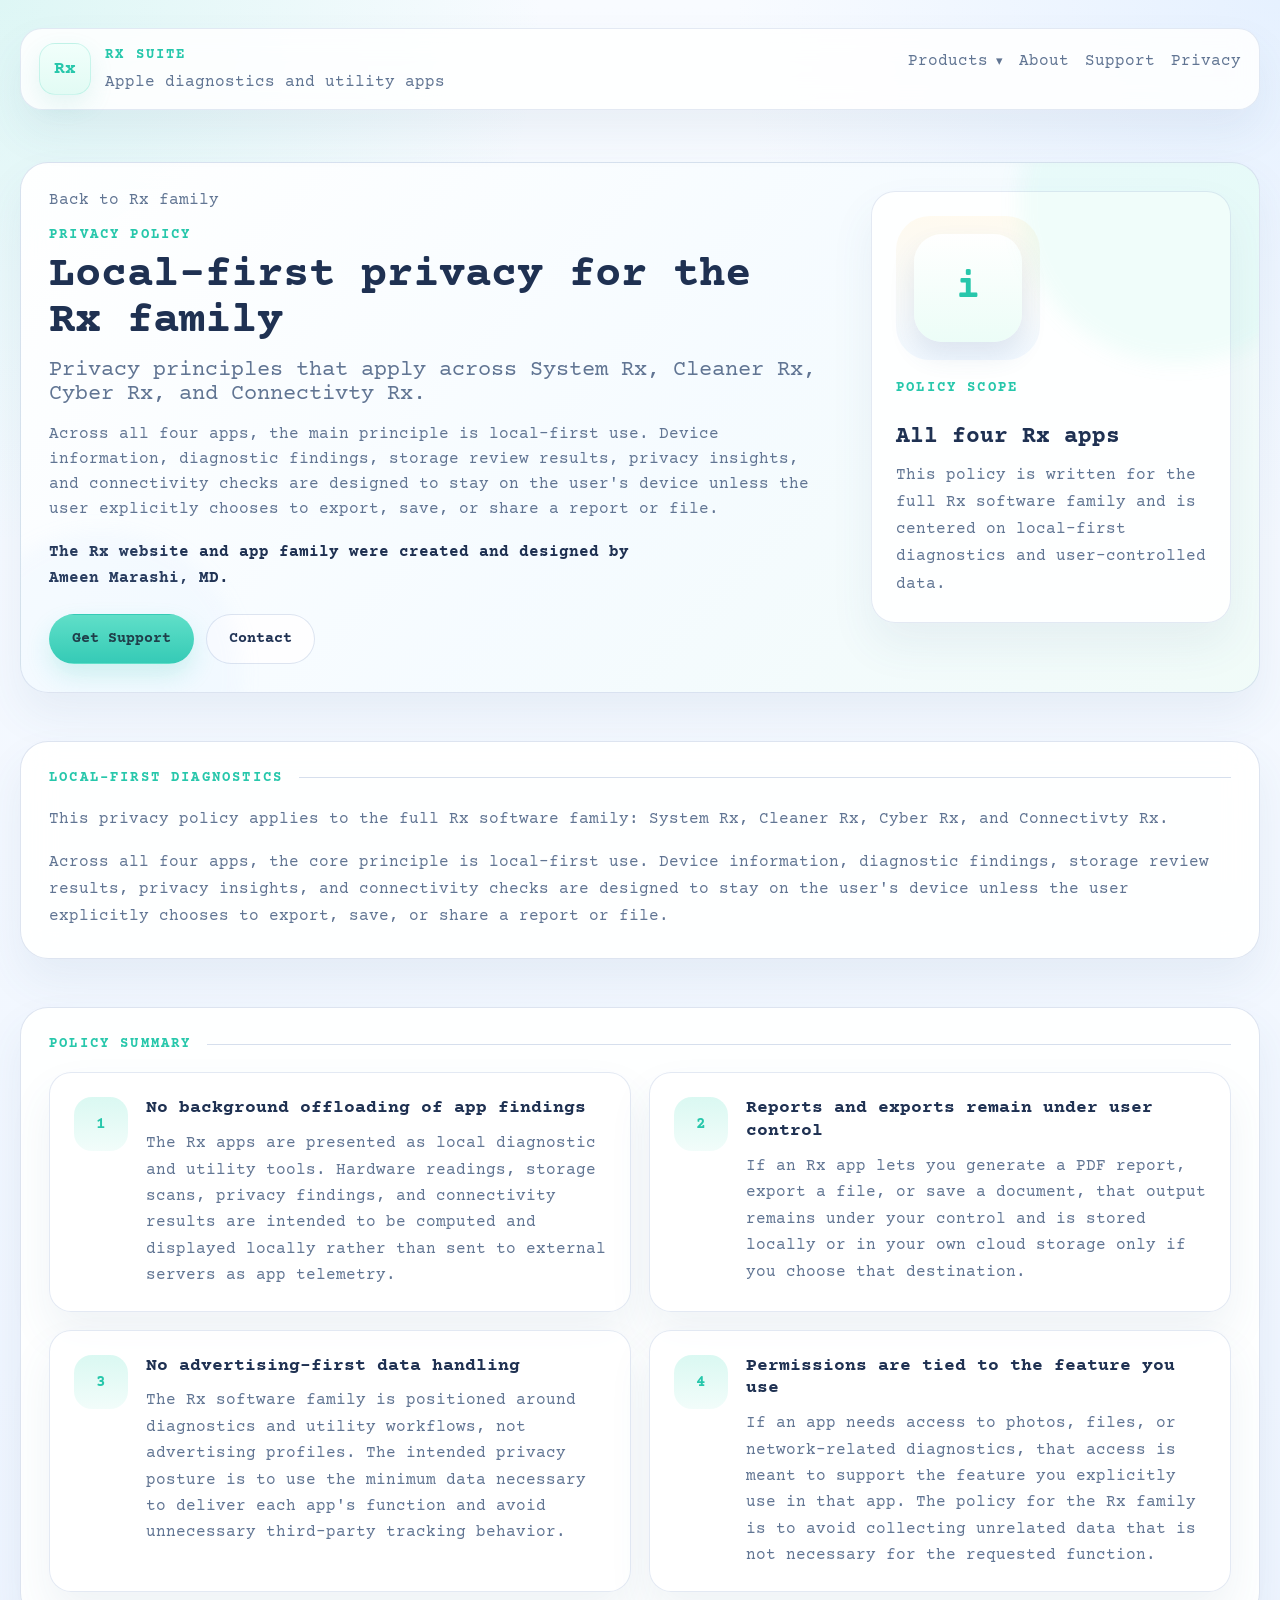
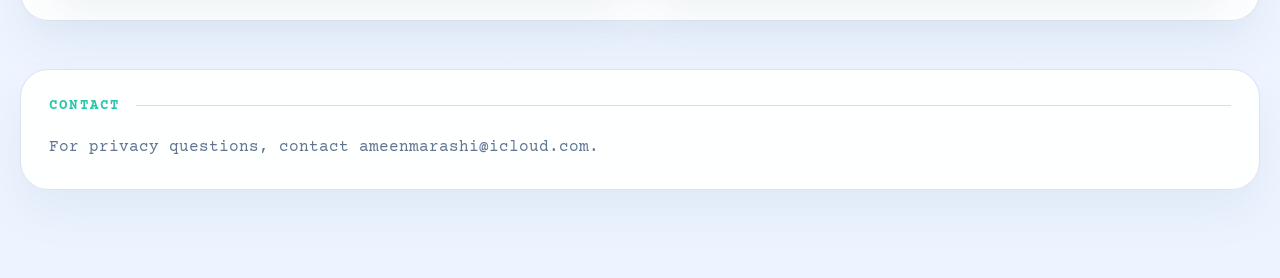
<file: privacy.html>
<!DOCTYPE html>
<html lang="en">
  <head>
    <meta charset="UTF-8" />
    <meta name="viewport" content="width=device-width, initial-scale=1.0" />
    <title>Rx Suite Privacy Policy | Local-First Privacy for Apple Utility Apps</title>
    <meta
      name="description"
      content="Read the Rx Suite privacy policy covering System Rx, Cleaner Rx, Cyber Rx, and Connectivty Rx with local-first diagnostics and user-controlled exports."
    />
    <meta
      name="robots"
      content="index,follow,max-image-preview:large,max-snippet:-1,max-video-preview:-1"
    />
    <meta name="author" content="Ameen Marashi, MD" />
    <meta
      property="og:title"
      content="Rx Suite Privacy Policy | Local-First Privacy for Apple Utility Apps"
    />
    <meta
      property="og:description"
      content="Read the privacy policy for System Rx, Cleaner Rx, Cyber Rx, and Connectivty Rx, with a focus on local-first diagnostics and user-controlled data."
    />
    <meta property="og:type" content="article" />
    <meta property="og:site_name" content="Rx Suite" />
    <meta property="og:url" content="https://rxsuite.ameenmarashi.workers.dev/privacy.html" />
    <meta
      property="og:image"
      content="https://is1-ssl.mzstatic.com/image/thumb/Purple221/v4/fd/51/d0/fd51d0ac-165b-0a90-1bd0-136fd4fa13a6/AppIcon-0-0-1x_U007emarketing-0-8-0-85-220.png/512x512bb.jpg"
    />
    <meta name="twitter:card" content="summary_large_image" />
    <meta
      name="twitter:title"
      content="Rx Suite Privacy Policy | Local-First Privacy"
    />
    <meta
      name="twitter:description"
      content="Read the privacy policy for the full Rx Suite app family, including local-first diagnostics and user-controlled data handling."
    />
    <link rel="canonical" href="https://rxsuite.ameenmarashi.workers.dev/privacy.html" />
    <link rel="preconnect" href="https://fonts.googleapis.com" />
    <link rel="preconnect" href="https://fonts.gstatic.com" crossorigin />
    <link
      href="https://fonts.googleapis.com/css2?family=Courier+Prime:wght@400;700&display=swap"
      rel="stylesheet"
    />
    <link rel="stylesheet" href="./styles.css?v=20260422b" />
    <script type="application/ld+json">
      {
        "@context": "https://schema.org",
        "@type": "WebPage",
        "name": "Rx Suite Privacy Policy",
        "url": "https://rxsuite.ameenmarashi.workers.dev/privacy.html",
        "description": "Privacy policy for the Rx Suite family of Apple utility apps.",
        "publisher": {
          "@type": "Person",
          "name": "Ameen Marashi, MD"
        }
      }
    </script>
  </head>
  <body class="detail-page">
    <div class="page-shell">
      <main class="detail-layout">
        <section class="site-nav detail-nav">
          <a class="nav-brand" href="./index.html" aria-label="Back to Rx family">
            <span class="nav-mark">Rx</span>
            <div>
              <p class="eyebrow">Rx Suite</p>
              <p class="nav-subtitle">Apple diagnostics and utility apps</p>
            </div>
          </a>
          <div class="top-links">
            <details class="nav-dropdown">
              <summary>Products</summary>
              <div class="nav-dropdown-menu">
                <a href="./app.html?app=system-rx">System Rx</a>
                <a href="./app.html?app=cleaner-rx">Cleaner Rx</a>
                <a href="./app.html?app=cyber-rx">Cyber Rx</a>
                <a href="./app.html?app=connectivty-rx">Connectivty Rx</a>
              </div>
            </details>
            <a href="./about.html">About</a>
            <a href="./support.html">Support</a>
            <a href="./privacy.html">Privacy</a>
          </div>
        </section>

        <section class="content-section detail-hero-shell">
          <div class="detail-hero">
            <div class="detail-hero-copy">
              <a class="back-link" href="./index.html">Back to Rx family</a>
              <p class="eyebrow">Privacy Policy</p>
              <h1>Local-first privacy for the Rx family</h1>
              <p class="hero-subtitle">
                Privacy principles that apply across System Rx, Cleaner Rx,
                Cyber Rx, and Connectivty Rx.
              </p>
              <p class="hero-card-body">
                Across all four apps, the main principle is local-first use.
                Device information, diagnostic findings, storage review results,
                privacy insights, and connectivity checks are designed to stay
                on the user&apos;s device unless the user explicitly chooses to
                export, save, or share a report or file.
              </p>
              <p class="creator-note">
                The Rx website and app family were created and designed by
                <span class="nowrap">Ameen Marashi, MD.</span>
              </p>
              <div class="hero-actions">
                <a class="button button-primary" href="./support.html">Get Support</a>
                <a class="button button-secondary" href="mailto:ameenmarashi@icloud.com">Contact</a>
              </div>
            </div>

            <aside class="detail-hero-panel">
              <div class="detail-app-frame support-frame">
                <div class="support-badge">i</div>
              </div>
              <div class="detail-hero-panel-copy">
                <p class="metric-label">Policy scope</p>
                <p class="detail-panel-title">All four Rx apps</p>
                <p class="detail-panel-copy">
                  This policy is written for the full Rx software family and is
                  centered on local-first diagnostics and user-controlled data.
                </p>
              </div>
            </aside>
          </div>
        </section>

        <section class="content-section">
          <div class="section-title">
            <span>Local-First Diagnostics</span>
          </div>
          <div class="detail-copy">
            <p>
              This privacy policy applies to the full Rx software family:
              System Rx, Cleaner Rx, Cyber Rx, and Connectivty Rx.
            </p>
            <p>
              Across all four apps, the core principle is local-first use.
              Device information, diagnostic findings, storage review results,
              privacy insights, and connectivity checks are designed to stay on
              the user&apos;s device unless the user explicitly chooses to export,
              save, or share a report or file.
            </p>
          </div>
        </section>

        <section class="content-section">
          <div class="section-title">
            <span>Policy Summary</span>
          </div>
          <div class="detail-feature-list">
            <article class="detail-feature-card">
              <div class="detail-feature-icon">1</div>
              <div>
                <h3>No background offloading of app findings</h3>
                <p>
                  The Rx apps are presented as local diagnostic and utility
                  tools. Hardware readings, storage scans, privacy findings, and
                  connectivity results are intended to be computed and displayed
                  locally rather than sent to external servers as app telemetry.
                </p>
              </div>
            </article>
            <article class="detail-feature-card">
              <div class="detail-feature-icon">2</div>
              <div>
                <h3>Reports and exports remain under user control</h3>
                <p>
                  If an Rx app lets you generate a PDF report, export a file, or
                  save a document, that output remains under your control and is
                  stored locally or in your own cloud storage only if you choose
                  that destination.
                </p>
              </div>
            </article>
            <article class="detail-feature-card">
              <div class="detail-feature-icon">3</div>
              <div>
                <h3>No advertising-first data handling</h3>
                <p>
                  The Rx software family is positioned around diagnostics and
                  utility workflows, not advertising profiles. The intended
                  privacy posture is to use the minimum data necessary to
                  deliver each app&apos;s function and avoid unnecessary third-party
                  tracking behavior.
                </p>
              </div>
            </article>
            <article class="detail-feature-card">
              <div class="detail-feature-icon">4</div>
              <div>
                <h3>Permissions are tied to the feature you use</h3>
                <p>
                  If an app needs access to photos, files, or network-related
                  diagnostics, that access is meant to support the feature you
                  explicitly use in that app. The policy for the Rx family is to
                  avoid collecting unrelated data that is not necessary for the
                  requested function.
                </p>
              </div>
            </article>
          </div>
        </section>

        <section class="content-section">
          <div class="section-title">
            <span>Contact</span>
          </div>
          <div class="detail-copy">
            <p>
              For privacy questions, contact
              <a href="mailto:ameenmarashi@icloud.com">ameenmarashi@icloud.com</a>.
            </p>
          </div>
        </section>
      </main>
    </div>
  </body>
</html>
</file>
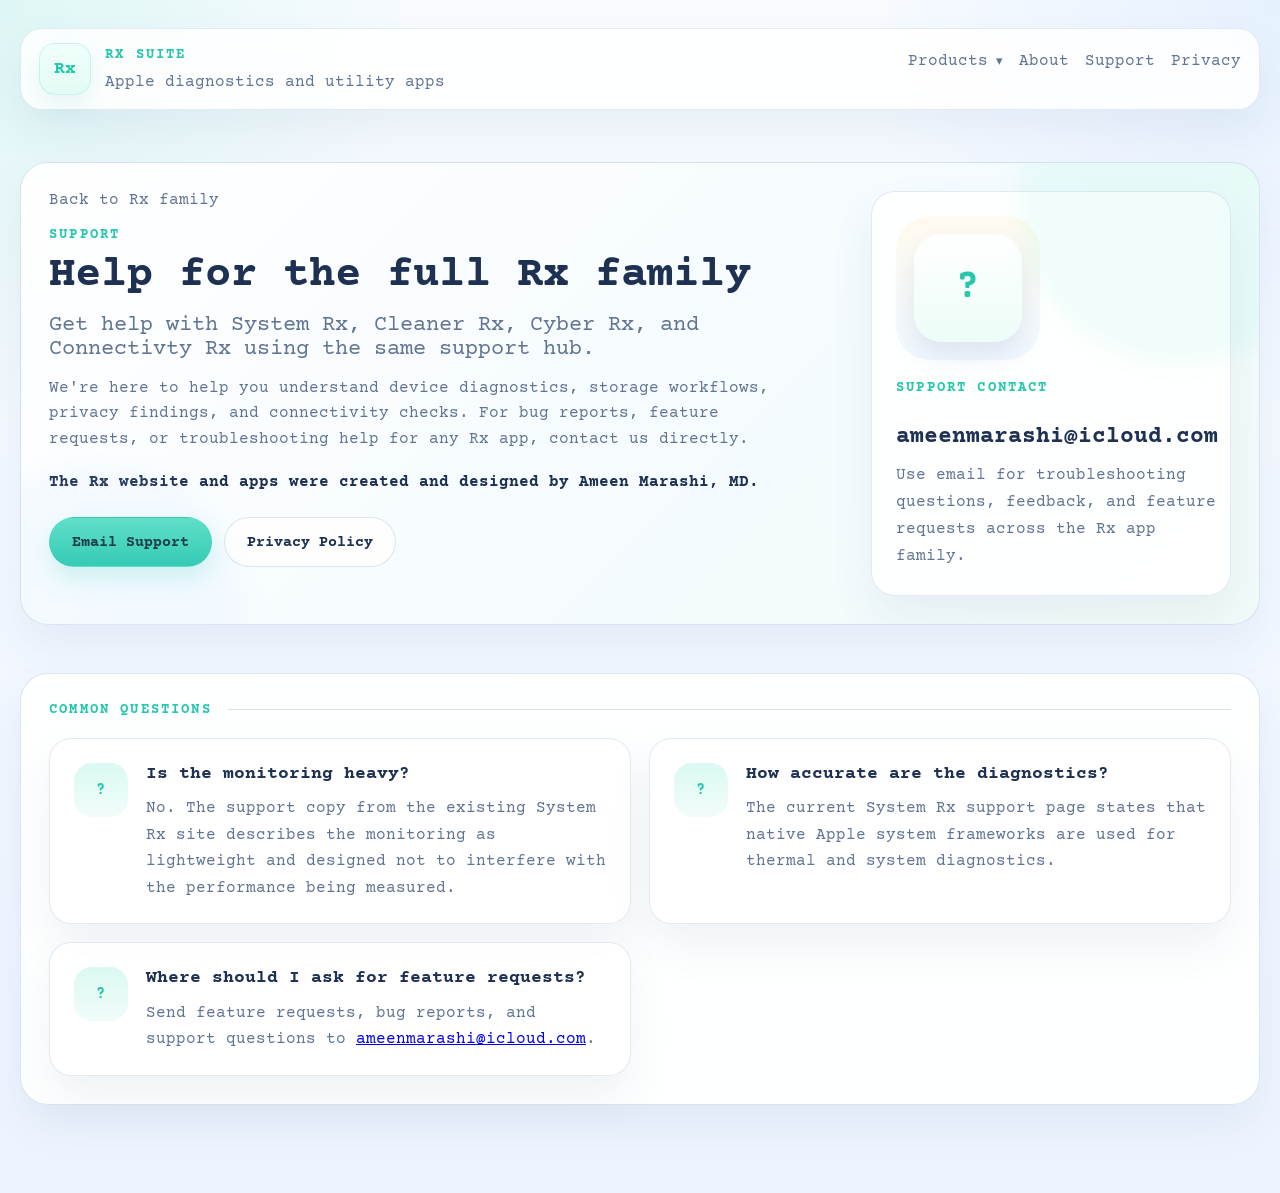
<file: support.html>
<!DOCTYPE html>
<html lang="en">
  <head>
    <meta charset="UTF-8" />
    <meta name="viewport" content="width=device-width, initial-scale=1.0" />
    <title>Rx Suite Support | Help for System Rx, Cleaner Rx, Cyber Rx, and Connectivty Rx</title>
    <meta
      name="description"
      content="Get support for System Rx, Cleaner Rx, Cyber Rx, and Connectivty Rx, including troubleshooting help, bug reports, and feature requests."
    />
    <meta
      name="robots"
      content="index,follow,max-image-preview:large,max-snippet:-1,max-video-preview:-1"
    />
    <meta name="author" content="Ameen Marashi, MD" />
    <meta
      property="og:title"
      content="Rx Suite Support | Help for System Rx, Cleaner Rx, Cyber Rx, and Connectivty Rx"
    />
    <meta
      property="og:description"
      content="Contact the Rx Suite support hub for troubleshooting, bug reports, feature requests, and general help across the full app family."
    />
    <meta property="og:type" content="article" />
    <meta property="og:site_name" content="Rx Suite" />
    <meta property="og:url" content="https://rxsuite.ameenmarashi.workers.dev/support.html" />
    <meta
      property="og:image"
      content="https://is1-ssl.mzstatic.com/image/thumb/Purple221/v4/fd/51/d0/fd51d0ac-165b-0a90-1bd0-136fd4fa13a6/AppIcon-0-0-1x_U007emarketing-0-8-0-85-220.png/512x512bb.jpg"
    />
    <meta name="twitter:card" content="summary_large_image" />
    <meta
      name="twitter:title"
      content="Rx Suite Support | Help for the Full App Family"
    />
    <meta
      name="twitter:description"
      content="Get help with System Rx, Cleaner Rx, Cyber Rx, and Connectivty Rx from the shared Rx Suite support hub."
    />
    <link rel="canonical" href="https://rxsuite.ameenmarashi.workers.dev/support.html" />
    <link rel="preconnect" href="https://fonts.googleapis.com" />
    <link rel="preconnect" href="https://fonts.gstatic.com" crossorigin />
    <link
      href="https://fonts.googleapis.com/css2?family=Courier+Prime:wght@400;700&display=swap"
      rel="stylesheet"
    />
    <link rel="stylesheet" href="./styles.css?v=20260422b" />
    <script type="application/ld+json">
      {
        "@context": "https://schema.org",
        "@type": "ContactPage",
        "name": "Rx Suite Support",
        "url": "https://rxsuite.ameenmarashi.workers.dev/support.html",
        "description": "Support hub for the Rx Suite app family.",
        "publisher": {
          "@type": "Person",
          "name": "Ameen Marashi, MD"
        }
      }
    </script>
  </head>
  <body class="detail-page">
    <div class="page-shell">
      <main class="detail-layout">
        <section class="site-nav detail-nav">
          <a class="nav-brand" href="./index.html" aria-label="Back to Rx family">
            <span class="nav-mark">Rx</span>
            <div>
              <p class="eyebrow">Rx Suite</p>
              <p class="nav-subtitle">Apple diagnostics and utility apps</p>
            </div>
          </a>
          <div class="top-links">
            <details class="nav-dropdown">
              <summary>Products</summary>
              <div class="nav-dropdown-menu">
                <a href="./app.html?app=system-rx">System Rx</a>
                <a href="./app.html?app=cleaner-rx">Cleaner Rx</a>
                <a href="./app.html?app=cyber-rx">Cyber Rx</a>
                <a href="./app.html?app=connectivty-rx">Connectivty Rx</a>
              </div>
            </details>
            <a href="./about.html">About</a>
            <a href="./support.html">Support</a>
            <a href="./privacy.html">Privacy</a>
          </div>
        </section>

        <section class="content-section detail-hero-shell">
          <div class="detail-hero">
            <div class="detail-hero-copy">
              <a class="back-link" href="./index.html">Back to Rx family</a>
              <p class="eyebrow">Support</p>
              <h1>Help for the full Rx family</h1>
              <p class="hero-subtitle">
                Get help with System Rx, Cleaner Rx, Cyber Rx, and Connectivty
                Rx using the same support hub.
              </p>
              <p class="hero-card-body">
                We&apos;re here to help you understand device diagnostics, storage
                workflows, privacy findings, and connectivity checks. For bug
                reports, feature requests, or troubleshooting help for any Rx
                app, contact us directly.
              </p>
              <p class="creator-note">
                The Rx website and apps were created and designed by Ameen
                <span class="nowrap">Marashi, MD.</span>
              </p>
              <div class="hero-actions">
                <a class="button button-primary" href="mailto:ameenmarashi@icloud.com">
                  Email Support
                </a>
                <a class="button button-secondary" href="./privacy.html">Privacy Policy</a>
              </div>
            </div>

            <aside class="detail-hero-panel">
              <div class="detail-app-frame support-frame">
                <div class="support-badge">?</div>
              </div>
              <div class="detail-hero-panel-copy">
                <p class="metric-label">Support contact</p>
                <p class="detail-panel-title">ameenmarashi@icloud.com</p>
                <p class="detail-panel-copy">
                  Use email for troubleshooting questions, feedback, and feature
                  requests across the Rx app family.
                </p>
              </div>
            </aside>
          </div>
        </section>

        <section class="content-section">
          <div class="section-title">
            <span>Common Questions</span>
          </div>
          <div class="detail-feature-list">
            <article class="detail-feature-card">
              <div class="detail-feature-icon">?</div>
              <div>
                <h3>Is the monitoring heavy?</h3>
                <p>
                  No. The support copy from the existing System Rx site
                  describes the monitoring as lightweight and designed not to
                  interfere with the performance being measured.
                </p>
              </div>
            </article>
            <article class="detail-feature-card">
              <div class="detail-feature-icon">?</div>
              <div>
                <h3>How accurate are the diagnostics?</h3>
                <p>
                  The current System Rx support page states that native Apple
                  system frameworks are used for thermal and system diagnostics.
                </p>
              </div>
            </article>
            <article class="detail-feature-card">
              <div class="detail-feature-icon">?</div>
              <div>
                <h3>Where should I ask for feature requests?</h3>
                <p>
                  Send feature requests, bug reports, and support questions to
                  <a href="mailto:ameenmarashi@icloud.com">ameenmarashi@icloud.com</a>.
                </p>
              </div>
            </article>
          </div>
        </section>
      </main>
    </div>
  </body>
</html>
</file>
<file: styles.css>
:root {
  --bg: #edf4ff;
  --panel: rgba(255, 255, 255, 0.92);
  --panel-strong: #ffffff;
  --border: rgba(174, 191, 220, 0.42);
  --text: #1f3152;
  --muted: #617593;
  --mint: #55dfc1;
  --mint-deep: #27c7ab;
  --coral: #ff8f7a;
  --amber: #f2a949;
  --sky: #dcebff;
  --cream: #fff9ef;
  --shadow: 0 22px 44px rgba(68, 96, 146, 0.08);
  --radius-xl: 28px;
  --radius-lg: 22px;
  --radius-md: 18px;
}

* {
  box-sizing: border-box;
}

html {
  scroll-behavior: smooth;
}

body {
  margin: 0;
  min-width: 320px;
  color: var(--text);
  font-family: "Courier Prime", monospace;
  background:
    radial-gradient(circle at top left, rgba(85, 223, 193, 0.16), transparent 24%),
    radial-gradient(circle at top right, rgba(166, 205, 255, 0.22), transparent 24%),
    linear-gradient(180deg, #f8fbff 0%, var(--bg) 100%);
}

.page-shell {
  width: min(1240px, calc(100% - 32px));
  margin: 0 auto;
  padding: 28px 0 64px;
}

.site-nav {
  display: flex;
  align-items: center;
  justify-content: space-between;
  gap: 20px;
  margin-bottom: 28px;
  position: relative;
  z-index: 200;
  overflow: visible;
  isolation: isolate;
  padding: 14px 18px;
  background: rgba(255, 255, 255, 0.86);
  border: 1px solid rgba(174, 191, 220, 0.34);
  border-radius: 22px;
  box-shadow: var(--shadow);
  backdrop-filter: blur(14px);
}

.nav-brand {
  display: flex;
  align-items: center;
  gap: 14px;
  color: inherit;
  text-decoration: none;
  transition: transform 180ms ease, opacity 180ms ease;
}

.nav-brand:hover {
  transform: translateY(-1px);
}

.nav-brand:focus-visible {
  outline: 2px solid rgba(39, 199, 171, 0.36);
  outline-offset: 6px;
  border-radius: 18px;
}

.nav-mark {
  display: grid;
  place-items: center;
  width: 52px;
  height: 52px;
  border-radius: 16px;
  background: linear-gradient(180deg, #f1fffb 0%, #e2fbf4 100%);
  border: 1px solid rgba(39, 199, 171, 0.18);
  color: var(--mint-deep);
  font-size: 1.1rem;
  font-weight: 800;
  box-shadow: 0 10px 24px rgba(57, 178, 167, 0.12);
}

.nav-subtitle {
  margin: 2px 0 0;
  color: var(--muted);
}

.eyebrow,
.section-title span,
.metric-label,
.card-kicker {
  letter-spacing: 0.16em;
  text-transform: uppercase;
  font-size: 0.85rem;
  font-weight: 800;
}

.eyebrow {
  margin: 0 0 10px;
  color: var(--mint-deep);
}

.intro {
  margin-bottom: 26px;
}

.top-links,
.footer-links,
.footer-columns,
.product-links {
  display: flex;
  flex-wrap: wrap;
  gap: 16px;
}

.top-links {
  margin-bottom: 16px;
  align-items: center;
  overflow: visible;
}

.top-links a,
.footer-links a,
.detail-copy a {
  color: var(--muted);
  text-decoration: none;
  transition: color 180ms ease, transform 180ms ease;
}

.top-links a:hover,
.footer-links a:hover,
.detail-copy a:hover {
  color: var(--text);
  transform: translateY(-1px);
}

.nav-dropdown {
  position: relative;
  z-index: 400;
  overflow: visible;
}

.nav-dropdown summary {
  list-style: none;
  cursor: pointer;
  color: var(--muted);
  transition: color 180ms ease, transform 180ms ease;
}

.nav-dropdown summary::-webkit-details-marker {
  display: none;
}

.nav-dropdown summary::after {
  content: " \25BE";
  font-size: 0.8em;
}

.nav-dropdown[open] summary,
.nav-dropdown summary:hover {
  color: var(--text);
  transform: translateY(-1px);
}

.nav-dropdown-menu {
  position: absolute;
  top: calc(100% + 10px);
  left: 0;
  min-width: 220px;
  display: grid;
  gap: 4px;
  padding: 10px;
  background: rgba(255, 255, 255, 0.96);
  border: 1px solid rgba(174, 191, 220, 0.34);
  border-radius: 16px;
  box-shadow: var(--shadow);
  z-index: 1000;
}

.nav-dropdown-menu a {
  display: block;
  padding: 10px 12px;
  border-radius: 12px;
  text-decoration: none;
  color: var(--text);
}

.nav-dropdown-menu a:hover {
  background: rgba(242, 248, 255, 0.96);
  transform: none;
}

.intro-head,
.content-section,
.family-card,
.metric-card,
.action-card,
.insight-card {
  background: var(--panel);
  border: 1px solid var(--border);
  box-shadow: var(--shadow);
  backdrop-filter: blur(16px);
}

.welcome-line {
  margin: 0 0 8px;
  font-size: clamp(2.4rem, 4vw, 4.2rem);
  line-height: 1;
  font-weight: 800;
}

.hero-subtitle {
  margin: 0;
  color: var(--muted);
  font-size: clamp(1rem, 1.7vw, 1.4rem);
}

.creator-note {
  margin: 18px 0 0;
  color: var(--text);
  font-weight: 700;
  line-height: 1.6;
}

.nowrap {
  white-space: nowrap;
}

.suite-hero {
  display: grid;
  grid-template-columns: minmax(0, 1.2fr) minmax(320px, 0.8fr);
  gap: 24px;
  align-items: stretch;
  overflow: hidden;
  background:
    linear-gradient(135deg, rgba(255, 255, 255, 0.95) 0%, rgba(246, 251, 255, 0.95) 46%, rgba(240, 251, 248, 0.95) 100%);
  position: relative;
}

.suite-hero::before {
  content: "";
  position: absolute;
  inset: -30% auto auto -10%;
  width: 340px;
  height: 340px;
  border-radius: 999px;
  background: rgba(85, 223, 193, 0.16);
  filter: blur(8px);
  pointer-events: none;
}

.suite-hero::after {
  content: "";
  position: absolute;
  inset: auto -8% -30% auto;
  width: 300px;
  height: 300px;
  border-radius: 999px;
  background: rgba(166, 205, 255, 0.16);
  filter: blur(8px);
  pointer-events: none;
}

.suite-hero-copy {
  position: relative;
  z-index: 1;
  align-self: center;
}

.suite-title {
  margin: 0 0 18px;
  max-width: 12ch;
  font-size: clamp(2.6rem, 5vw, 4.8rem);
  line-height: 0.98;
}

.suite-subtitle {
  max-width: 50rem;
}

.suite-summary-card {
  position: relative;
  z-index: 1;
  height: 100%;
  background: rgba(255, 253, 250, 0.88);
}

.family-description,
.action-card p,
.hero-card-body,
.insight-card p,
.feature-item,
.platform-line {
  color: var(--muted);
  line-height: 1.6;
  font-size: 0.98rem;
}

.hero-actions,
.card-footer,
.tag-row {
  display: flex;
  flex-wrap: wrap;
  gap: 12px;
}

.hero-actions {
  margin-top: 22px;
}

.button {
  display: inline-flex;
  align-items: center;
  justify-content: center;
  min-height: 50px;
  padding: 0 22px;
  border-radius: 999px;
  border: 1px solid transparent;
  text-decoration: none;
  font-size: 0.92rem;
  font-weight: 700;
  transition:
    transform 180ms ease,
    box-shadow 180ms ease,
    background-color 180ms ease;
}

.button:hover {
  transform: translateY(-1px);
}

.button-primary {
  background: linear-gradient(180deg, #5ae1c4 0%, #2ccbb0 100%);
  color: #14333b;
  box-shadow: 0 12px 24px rgba(44, 203, 176, 0.2);
}

.button-secondary {
  border-color: var(--border);
  background: rgba(255, 255, 255, 0.92);
  color: var(--text);
}

.section-title {
  display: flex;
  align-items: center;
  gap: 16px;
  margin-bottom: 20px;
}

.section-title::after {
  content: "";
  flex: 1;
  height: 1px;
  background: rgba(174, 191, 220, 0.5);
}

.section-title span {
  color: var(--mint-deep);
  text-shadow: 0 1px 0 rgba(255, 255, 255, 0.6);
}

.hero-card {
  padding: 28px;
  border-radius: var(--radius-lg);
  background: linear-gradient(180deg, rgba(255, 255, 255, 0.97) 0%, rgba(247, 251, 255, 0.97) 100%);
  border: 1px solid rgba(174, 191, 220, 0.36);
}

.hero-card-head,
.family-card-top,
.action-card {
  display: flex;
  align-items: flex-start;
  gap: 18px;
}

.family-badge {
  display: grid;
  place-items: center;
  width: 96px;
  height: 96px;
  border-radius: 26px;
  flex: 0 0 auto;
  background: linear-gradient(180deg, #f1fffb 0%, #dff8f2 100%);
  border: 1px solid rgba(39, 199, 171, 0.16);
  color: var(--mint-deep);
  font-size: 1.8rem;
  font-weight: 800;
  box-shadow: 0 12px 24px rgba(57, 178, 167, 0.12);
}

.app-icon {
  width: 72px;
  height: 72px;
  border-radius: 20px;
  flex: 0 0 auto;
  box-shadow: 0 12px 24px rgba(24, 29, 38, 0.1);
}

.app-icon-large {
  width: 96px;
  height: 96px;
  border-radius: 26px;
}

.hero-card h2,
.action-card h3,
.family-card h3 {
  margin: 0 0 10px;
  font-size: 1.75rem;
  line-height: 1.1;
}

.pill {
  display: inline-flex;
  align-items: center;
  min-height: 36px;
  padding: 0 16px;
  border-radius: 999px;
  font-size: 0.82rem;
  font-weight: 800;
}

.pill-alert {
  color: var(--coral);
  background: rgba(238, 122, 115, 0.14);
}

.metric-grid {
  display: grid;
  grid-template-columns: repeat(3, minmax(0, 1fr));
  gap: 16px;
  margin-top: 18px;
}

.stats-row {
  display: grid;
  grid-template-columns: repeat(3, minmax(0, 1fr));
  gap: 16px;
  margin: 24px 0;
}

.metric-card {
  min-height: 124px;
  border-radius: var(--radius-md);
  padding: 24px;
  background: linear-gradient(180deg, rgba(255, 255, 255, 0.96) 0%, rgba(247, 251, 255, 0.88) 100%);
}

.metric-label {
  margin: 0 0 18px;
  color: var(--muted);
}

.metric-value {
  margin: 0;
  font-size: 1.35rem;
  line-height: 1.45;
  font-weight: 800;
}

.content-section {
  border-radius: var(--radius-xl);
  padding: 28px;
  margin-bottom: 24px;
}

.product-summary-grid {
  display: grid;
  grid-template-columns: repeat(4, minmax(0, 1fr));
  gap: 16px;
  margin-bottom: 22px;
}

.product-summary-card {
  display: block;
  padding: 22px 22px 20px;
  border-radius: 20px;
  background: rgba(255, 255, 255, 0.82);
  border: 1px solid rgba(174, 191, 220, 0.34);
  box-shadow: var(--shadow);
  color: inherit;
  text-decoration: none;
  transition:
    transform 180ms ease,
    box-shadow 180ms ease,
    border-color 180ms ease;
}

.product-summary-card:hover {
  transform: translateY(-2px);
  border-color: rgba(85, 223, 193, 0.34);
  box-shadow: 0 18px 34px rgba(68, 96, 146, 0.08);
}

.product-summary-card h3 {
  margin: 0 0 12px;
  font-size: 1.05rem;
  line-height: 1.25;
}

.product-summary-icon {
  width: 64px;
  height: 64px;
  border-radius: 18px;
  margin-bottom: 16px;
  box-shadow: 0 12px 22px rgba(68, 96, 146, 0.1);
}

.product-summary-card p {
  margin: 0;
  color: var(--muted);
  line-height: 1.65;
  font-size: 0.92rem;
}

.capability-grid {
  display: grid;
  grid-template-columns: repeat(2, minmax(0, 1fr));
  gap: 16px;
}

.insight-card,
.action-card {
  border-radius: var(--radius-lg);
  padding: 24px 28px;
}

.insight-card {
  display: flex;
  align-items: center;
  gap: 20px;
  background: linear-gradient(180deg, #ffffff 0%, #f7fbff 100%);
}

.insight-icon,
.action-icon {
  display: grid;
  place-items: center;
  width: 56px;
  height: 56px;
  border-radius: 18px;
  font-weight: 800;
  flex: 0 0 auto;
}

.insight-icon {
  background: linear-gradient(180deg, rgba(85, 223, 193, 0.2) 0%, rgba(85, 223, 193, 0.08) 100%);
  color: var(--mint-deep);
}

.action-list {
  display: grid;
  gap: 16px;
}

.action-icon.amber {
  background: linear-gradient(180deg, rgba(166, 205, 255, 0.24) 0%, rgba(166, 205, 255, 0.08) 100%);
  color: #4778c5;
}

.action-icon.mint {
  background: linear-gradient(180deg, rgba(85, 223, 193, 0.24) 0%, rgba(85, 223, 193, 0.08) 100%);
  color: var(--mint-deep);
}

.family-grid {
  display: grid;
  grid-template-columns: repeat(4, minmax(0, 1fr));
  gap: 0;
  border: 1px solid rgba(174, 191, 220, 0.42);
  border-radius: 30px;
  overflow: hidden;
  background: rgba(255, 255, 255, 0.84);
}

.family-card {
  display: flex;
  flex-direction: column;
  gap: 20px;
  min-height: 100%;
  border-radius: 0;
  padding: 44px 34px 32px;
  cursor: pointer;
  position: relative;
  overflow: hidden;
  background: rgba(255, 255, 255, 0.92);
  border-right: 1px solid rgba(174, 191, 220, 0.34);
  transition:
    transform 180ms ease,
    box-shadow 180ms ease,
    border-color 180ms ease,
    background-color 180ms ease;
}

.family-card:last-child {
  border-right: 0;
}

.family-card::before {
  content: "";
  position: absolute;
  inset: 0 0 auto 0;
  height: 6px;
  background: rgba(105, 207, 197, 0.9);
}

.family-card[data-accent="mint"]::before {
  background: linear-gradient(90deg, #63d1c5 0%, #7ce2d7 100%);
}

.family-card[data-accent="mint"] {
  background: linear-gradient(180deg, rgba(243, 255, 251, 0.98) 0%, rgba(255, 255, 255, 0.96) 100%);
}

.family-card[data-accent="amber"]::before {
  background: linear-gradient(90deg, #d28a34 0%, #efb35f 100%);
}

.family-card[data-accent="amber"] {
  background: linear-gradient(180deg, rgba(255, 249, 241, 0.98) 0%, rgba(255, 255, 255, 0.96) 100%);
}

.family-card[data-accent="coral"]::before {
  background: linear-gradient(90deg, #ee7a73 0%, #f39a95 100%);
}

.family-card[data-accent="coral"] {
  background: linear-gradient(180deg, rgba(255, 245, 244, 0.98) 0%, rgba(255, 255, 255, 0.96) 100%);
}

.family-card[data-accent="sky"]::before {
  background: linear-gradient(90deg, #72cde4 0%, #9ee6f7 100%);
}

.family-card[data-accent="sky"] {
  background: linear-gradient(180deg, rgba(244, 250, 255, 0.98) 0%, rgba(255, 255, 255, 0.96) 100%);
}

.feature-list {
  display: grid;
  gap: 14px;
  padding-top: 6px;
}

.feature-item {
  margin: 0;
  font-size: 0.92rem;
  line-height: 1.55;
}

.platform-line {
  margin: 0;
  color: var(--text);
  font-weight: 700;
  font-size: 0.95rem;
}

.family-card:hover,
.family-card:focus-visible {
  transform: translateY(-4px);
  background: rgba(255, 255, 255, 0.98);
  box-shadow:
    inset 0 0 0 1px rgba(85, 223, 193, 0.18),
    0 18px 36px rgba(68, 96, 146, 0.08);
  outline: none;
}

.family-card-head {
  min-width: 0;
}

.family-card-top {
  flex-direction: column;
  gap: 22px;
}

.card-kicker {
  margin: 0 0 8px;
  color: var(--mint-deep);
  font-size: 0.8rem;
}

.family-card[data-accent="amber"] .card-kicker {
  color: #cf8a27;
}

.family-card[data-accent="coral"] .card-kicker {
  color: #df6d65;
}

.family-card[data-accent="sky"] .card-kicker {
  color: #4ca7c3;
}

.family-description {
  margin: 0;
  font-size: 0.98rem;
  line-height: 1.75;
  min-height: 12.5rem;
}

.family-card h3 {
  font-size: 1.28rem;
  line-height: 1.22;
  margin-bottom: 14px;
}

.app-icon {
  width: 100px;
  height: 100px;
  border-radius: 28px;
  box-shadow: 0 16px 28px rgba(24, 29, 38, 0.08);
}

.family-card[data-accent="mint"] .app-icon {
  background: linear-gradient(180deg, #effff9 0%, #ddfaf1 100%);
  box-shadow: 0 16px 28px rgba(39, 199, 171, 0.12);
}

.family-card[data-accent="amber"] .app-icon {
  background: linear-gradient(180deg, #fffaf0 0%, #ffefda 100%);
  box-shadow: 0 16px 28px rgba(242, 169, 73, 0.14);
}

.family-card[data-accent="coral"] .app-icon {
  background: linear-gradient(180deg, #fff5f3 0%, #ffe4e0 100%);
  box-shadow: 0 16px 28px rgba(255, 143, 122, 0.14);
}

.family-card[data-accent="sky"] .app-icon {
  background: linear-gradient(180deg, #f1f8ff 0%, #e0efff 100%);
  box-shadow: 0 16px 28px rgba(114, 205, 228, 0.14);
}

.tag {
  display: inline-flex;
  align-items: center;
  min-height: 38px;
  padding: 0 15px;
  border-radius: 999px;
  background: rgba(248, 251, 255, 0.98);
  border: 1px solid rgba(174, 191, 220, 0.34);
  color: #5f6671;
  font-size: 0.82rem;
}

.family-card[data-accent="mint"] .tag {
  background: rgba(238, 253, 247, 0.98);
}

.family-card[data-accent="amber"] .tag {
  background: rgba(255, 247, 234, 0.98);
}

.family-card[data-accent="coral"] .tag {
  background: rgba(255, 241, 239, 0.98);
}

.family-card[data-accent="sky"] .tag {
  background: rgba(240, 247, 255, 0.98);
}

.card-footer {
  justify-content: flex-start;
  align-items: flex-start;
  flex-direction: column;
  gap: 18px;
  margin-top: auto;
  padding-top: 10px;
}

.price-note {
  color: var(--muted);
  font-size: 0.92rem;
}

.card-button {
  color: var(--text);
  text-decoration: none;
  font-weight: 700;
  font-size: 1rem;
  letter-spacing: 0.01em;
}

.family-card[data-accent="mint"] .card-button {
  color: var(--mint-deep);
}

.family-card[data-accent="amber"] .card-button {
  color: #cf8a27;
}

.family-card[data-accent="coral"] .card-button {
  color: #df6d65;
}

.family-card[data-accent="sky"] .card-button {
  color: #4ca7c3;
}

.card-button::after {
  content: " \2192";
}

.detail-layout {
  display: grid;
  gap: 24px;
}

.back-link {
  display: inline-flex;
  margin-bottom: 18px;
  color: var(--muted);
  text-decoration: none;
}

.back-link:hover {
  color: var(--text);
}

.detail-hero-shell {
  overflow: hidden;
  position: relative;
  background:
    linear-gradient(135deg, rgba(255, 255, 255, 0.96) 0%, rgba(245, 251, 255, 0.96) 52%, rgba(240, 251, 248, 0.96) 100%);
}

.detail-hero-shell::before {
  content: "";
  position: absolute;
  width: 320px;
  height: 320px;
  top: -120px;
  right: -80px;
  border-radius: 999px;
  background: rgba(85, 223, 193, 0.08);
  filter: blur(10px);
  pointer-events: none;
}

.detail-hero-shell::after {
  content: "";
  position: absolute;
  width: 280px;
  height: 280px;
  bottom: -120px;
  left: -60px;
  border-radius: 999px;
  background: rgba(166, 205, 255, 0.08);
  filter: blur(10px);
  pointer-events: none;
}

.detail-hero {
  display: flex;
  align-items: flex-start;
  gap: 28px;
  justify-content: space-between;
}

.detail-chip-row {
  display: flex;
  flex-wrap: wrap;
  gap: 10px;
  margin-top: 20px;
}

.detail-hero-panel {
  width: min(360px, 100%);
  padding: 24px;
  border-radius: 24px;
  background: rgba(255, 255, 255, 0.94);
  border: 1px solid rgba(174, 191, 220, 0.34);
  box-shadow: var(--shadow);
}

.detail-app-frame {
  display: grid;
  place-items: center;
  width: 144px;
  height: 144px;
  margin-bottom: 20px;
  border-radius: 34px;
  background: linear-gradient(180deg, rgba(255, 255, 255, 0.98) 0%, rgba(244, 248, 255, 0.96) 100%);
}

.support-frame {
  background: linear-gradient(180deg, rgba(241, 255, 251, 0.98) 0%, rgba(244, 248, 255, 0.96) 100%);
}

.support-badge {
  display: grid;
  place-items: center;
  width: 108px;
  height: 108px;
  border-radius: 28px;
  background: linear-gradient(180deg, rgba(255, 255, 255, 0.98) 0%, rgba(236, 253, 247, 0.98) 100%);
  color: var(--mint-deep);
  font-size: 2.5rem;
  font-weight: 800;
  box-shadow: 0 14px 26px rgba(68, 96, 146, 0.12);
}

.detail-hero-panel-copy {
  display: grid;
  gap: 10px;
}

.detail-app-icon {
  width: 112px;
  height: 112px;
  border-radius: 28px;
  box-shadow: 0 14px 26px rgba(68, 96, 146, 0.12);
  flex: 0 0 auto;
}

.detail-hero-copy {
  min-width: 0;
  max-width: 48rem;
}

.detail-hero-copy h1 {
  margin: 0 0 14px;
  font-size: clamp(2rem, 3.4vw, 3rem);
  line-height: 1.05;
}

.detail-panel-title {
  margin: 0;
  font-size: 1.45rem;
  font-weight: 700;
  line-height: 1.2;
}

.detail-panel-copy {
  margin: 0;
  color: var(--muted);
  line-height: 1.7;
}

.detail-metrics {
  margin-top: 28px;
}

.detail-stats-grid {
  grid-template-columns: repeat(5, minmax(0, 1fr));
}

.detail-stats-grid .metric-card {
  min-height: 170px;
}

.detail-stats-grid .metric-value {
  font-size: 1.15rem;
  line-height: 1.5;
  white-space: normal;
  word-break: break-word;
}

.detail-copy {
  display: grid;
  gap: 16px;
}

.detail-copy p {
  margin: 0;
  color: var(--muted);
  line-height: 1.7;
}

.detail-feature-list {
  display: grid;
  grid-template-columns: repeat(2, minmax(0, 1fr));
  gap: 18px;
}

.detail-feature-card {
  display: flex;
  gap: 18px;
  align-items: flex-start;
  padding: 24px 24px 22px;
  border-radius: 22px;
  background: rgba(255, 255, 255, 0.88);
  border: 1px solid rgba(174, 191, 220, 0.34);
  box-shadow: var(--shadow);
}

.detail-feature-icon {
  display: grid;
  place-items: center;
  width: 54px;
  height: 54px;
  border-radius: 18px;
  flex: 0 0 auto;
  font-weight: 800;
  color: var(--mint-deep);
  background: linear-gradient(180deg, rgba(85, 223, 193, 0.22) 0%, rgba(85, 223, 193, 0.08) 100%);
}

.detail-feature-card h3 {
  margin: 0 0 10px;
  font-size: 1.1rem;
  line-height: 1.3;
}

.detail-feature-card p {
  margin: 0;
  color: var(--muted);
  line-height: 1.65;
}

.detail-page[data-accent="mint"] .detail-hero-panel,
.detail-page[data-accent="mint"] .detail-feature-card {
  border-color: rgba(39, 199, 171, 0.2);
}

.detail-page[data-accent="amber"] .detail-hero-panel,
.detail-page[data-accent="amber"] .detail-feature-card {
  border-color: rgba(174, 191, 220, 0.34);
}

.detail-page[data-accent="coral"] .detail-hero-panel,
.detail-page[data-accent="coral"] .detail-feature-card {
  border-color: rgba(174, 191, 220, 0.34);
}

.detail-page[data-accent="sky"] .detail-hero-panel,
.detail-page[data-accent="sky"] .detail-feature-card {
  border-color: rgba(174, 191, 220, 0.34);
}

.detail-page[data-accent="amber"] .detail-feature-icon {
  color: var(--mint-deep);
  background: linear-gradient(180deg, rgba(85, 223, 193, 0.22) 0%, rgba(85, 223, 193, 0.08) 100%);
}

.detail-page[data-accent="coral"] .detail-feature-icon {
  color: var(--mint-deep);
  background: linear-gradient(180deg, rgba(85, 223, 193, 0.22) 0%, rgba(85, 223, 193, 0.08) 100%);
}

.detail-page[data-accent="sky"] .detail-feature-icon {
  color: var(--mint-deep);
  background: linear-gradient(180deg, rgba(85, 223, 193, 0.22) 0%, rgba(85, 223, 193, 0.08) 100%);
}

.detail-page .detail-app-frame {
  background: linear-gradient(180deg, rgba(255, 250, 239, 0.96) 0%, rgba(241, 248, 255, 0.96) 100%);
}

.detail-page .detail-app-icon {
  box-shadow: 0 14px 26px rgba(68, 96, 146, 0.12);
}

.detail-page .button.button-primary {
  background: linear-gradient(180deg, #5ae1c4 0%, #2ccbb0 100%);
  color: #14333b;
  box-shadow: 0 12px 24px rgba(44, 203, 176, 0.2);
}

.detail-page .tag {
  background: rgba(248, 251, 255, 0.98);
  border: 1px solid rgba(174, 191, 220, 0.34);
  color: #5f6671;
}

.detail-page .detail-hero-panel .metric-label,
.detail-page #detail-platforms,
.detail-page #detail-subtitle,
.detail-page #detail-kicker {
  color: var(--mint-deep);
}

.about-section {
  background:
    linear-gradient(135deg, rgba(255, 255, 255, 0.96) 0%, rgba(245, 251, 255, 0.96) 52%, rgba(240, 251, 248, 0.96) 100%);
}

.about-copy h2 {
  margin: 0 0 18px;
  font-size: clamp(1.8rem, 3vw, 3rem);
  line-height: 1.05;
}

.about-copy p {
  margin: 0 0 16px;
  color: var(--muted);
  line-height: 1.65;
  max-width: 58rem;
}

.site-footer {
  display: flex;
  align-items: center;
  justify-content: space-between;
  gap: 20px;
  padding: 20px 22px 0;
  color: var(--muted);
  background: rgba(255, 255, 255, 0.82);
  border: 1px solid rgba(174, 191, 220, 0.34);
  border-radius: 22px;
  box-shadow: var(--shadow);
}

.site-footer p {
  margin: 0;
}

.footer-title {
  margin-bottom: 6px;
  color: var(--text);
  font-weight: 700;
}

.footer-credit {
  margin-top: 8px;
  color: var(--text);
  font-weight: 700;
}

@media (max-width: 1080px) {
  .suite-hero,
  .stats-row,
  .capability-grid,
  .detail-feature-list {
    grid-template-columns: 1fr;
  }

  .detail-stats-grid {
    grid-template-columns: repeat(2, minmax(0, 1fr));
  }

  .product-summary-grid {
    grid-template-columns: repeat(2, minmax(0, 1fr));
  }

  .family-grid {
    grid-template-columns: repeat(2, minmax(0, 1fr));
  }

  .family-card:nth-child(2n) {
    border-right: 0;
  }

  .family-description {
    min-height: 0;
  }
}

@media (max-width: 720px) {
  .page-shell {
    width: min(100% - 20px, 1240px);
    padding-top: 18px;
  }

  .content-section {
    padding: 22px;
  }

  .site-nav {
    flex-direction: column;
    align-items: flex-start;
  }

  .metric-grid {
    grid-template-columns: 1fr;
  }

  .detail-stats-grid {
    grid-template-columns: 1fr;
  }

  .family-card-top,
  .hero-card-head,
  .insight-card,
  .action-card,
  .detail-hero {
    flex-direction: column;
  }

  .detail-hero-panel {
    width: 100%;
  }

  .card-button {
    width: auto;
  }

  .card-footer {
    align-items: flex-start;
  }

  .family-grid {
    grid-template-columns: 1fr;
  }

  .product-summary-grid {
    grid-template-columns: 1fr;
  }

  .family-card {
    border-right: 0;
    border-bottom: 1px solid rgba(105, 207, 197, 0.22);
  }

  .family-card:last-child {
    border-bottom: 0;
  }

  .site-footer {
    flex-direction: column;
    align-items: flex-start;
  }
}
</file>
